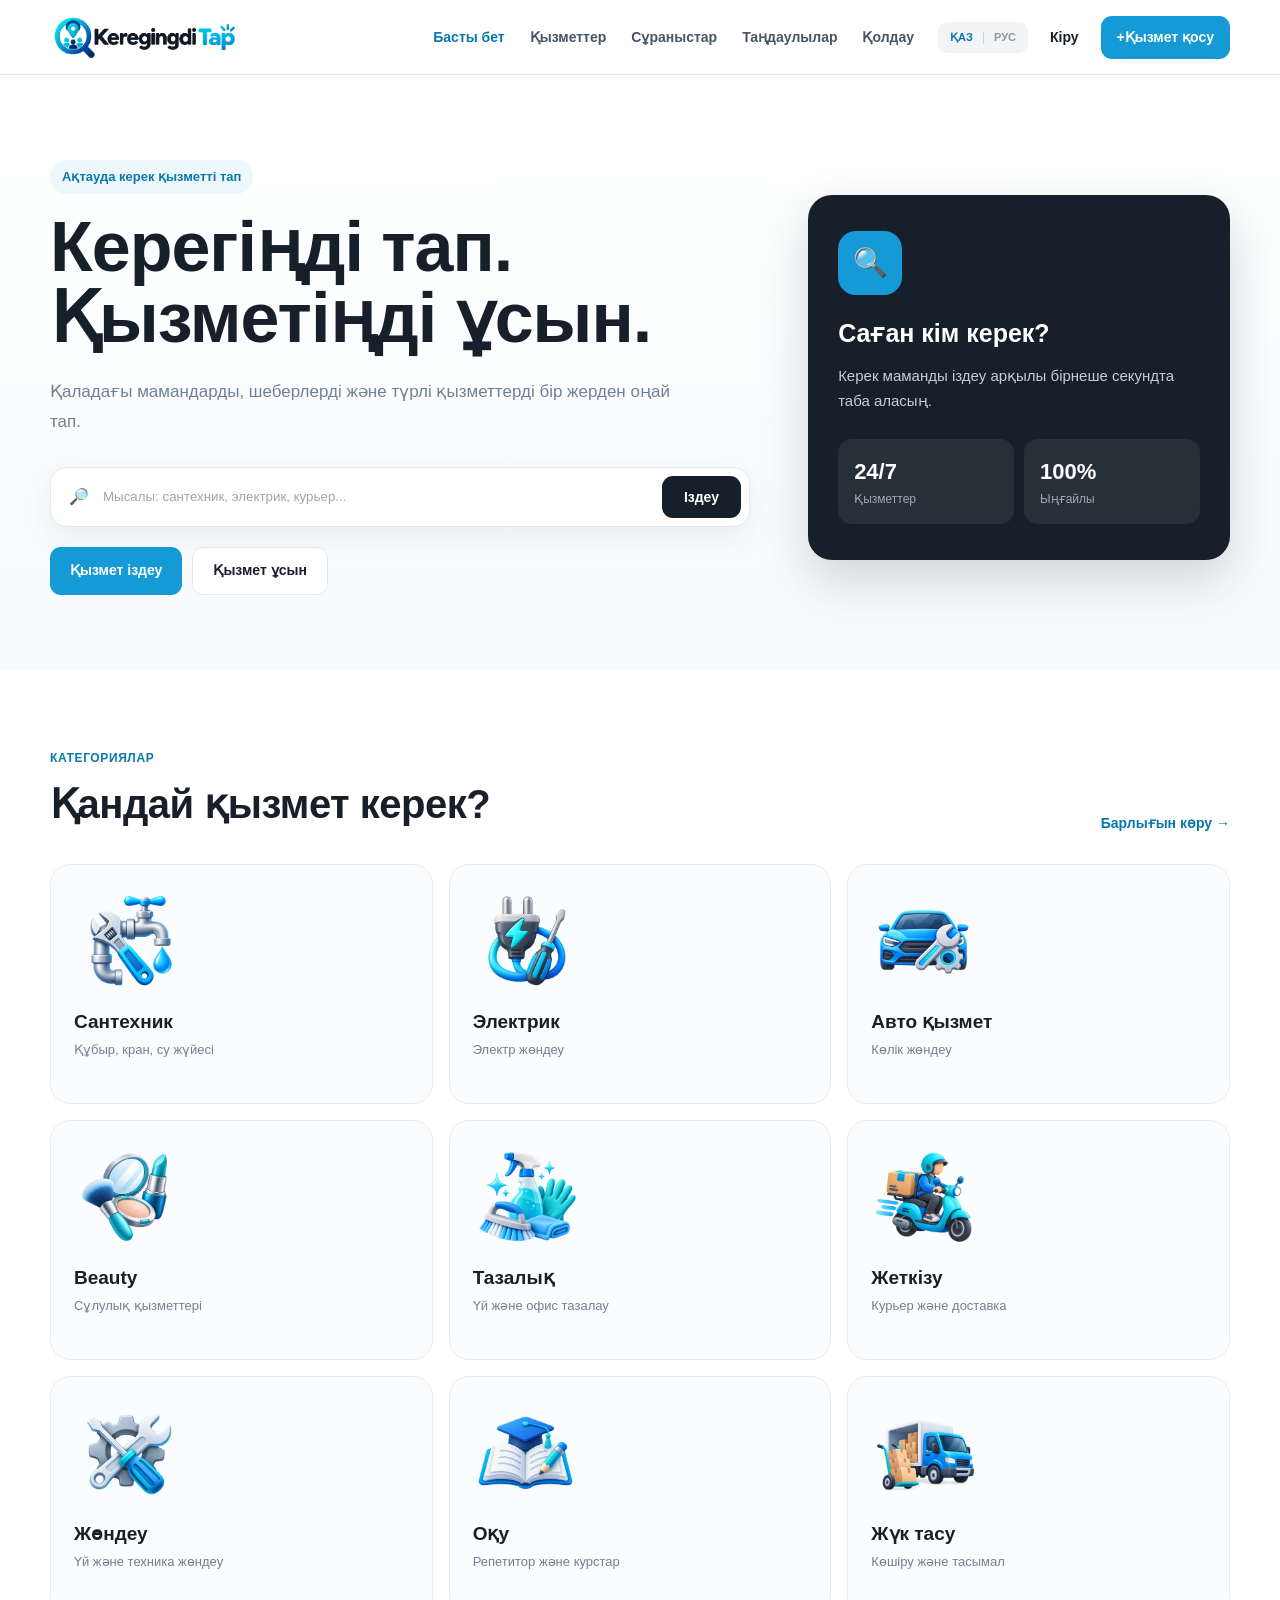
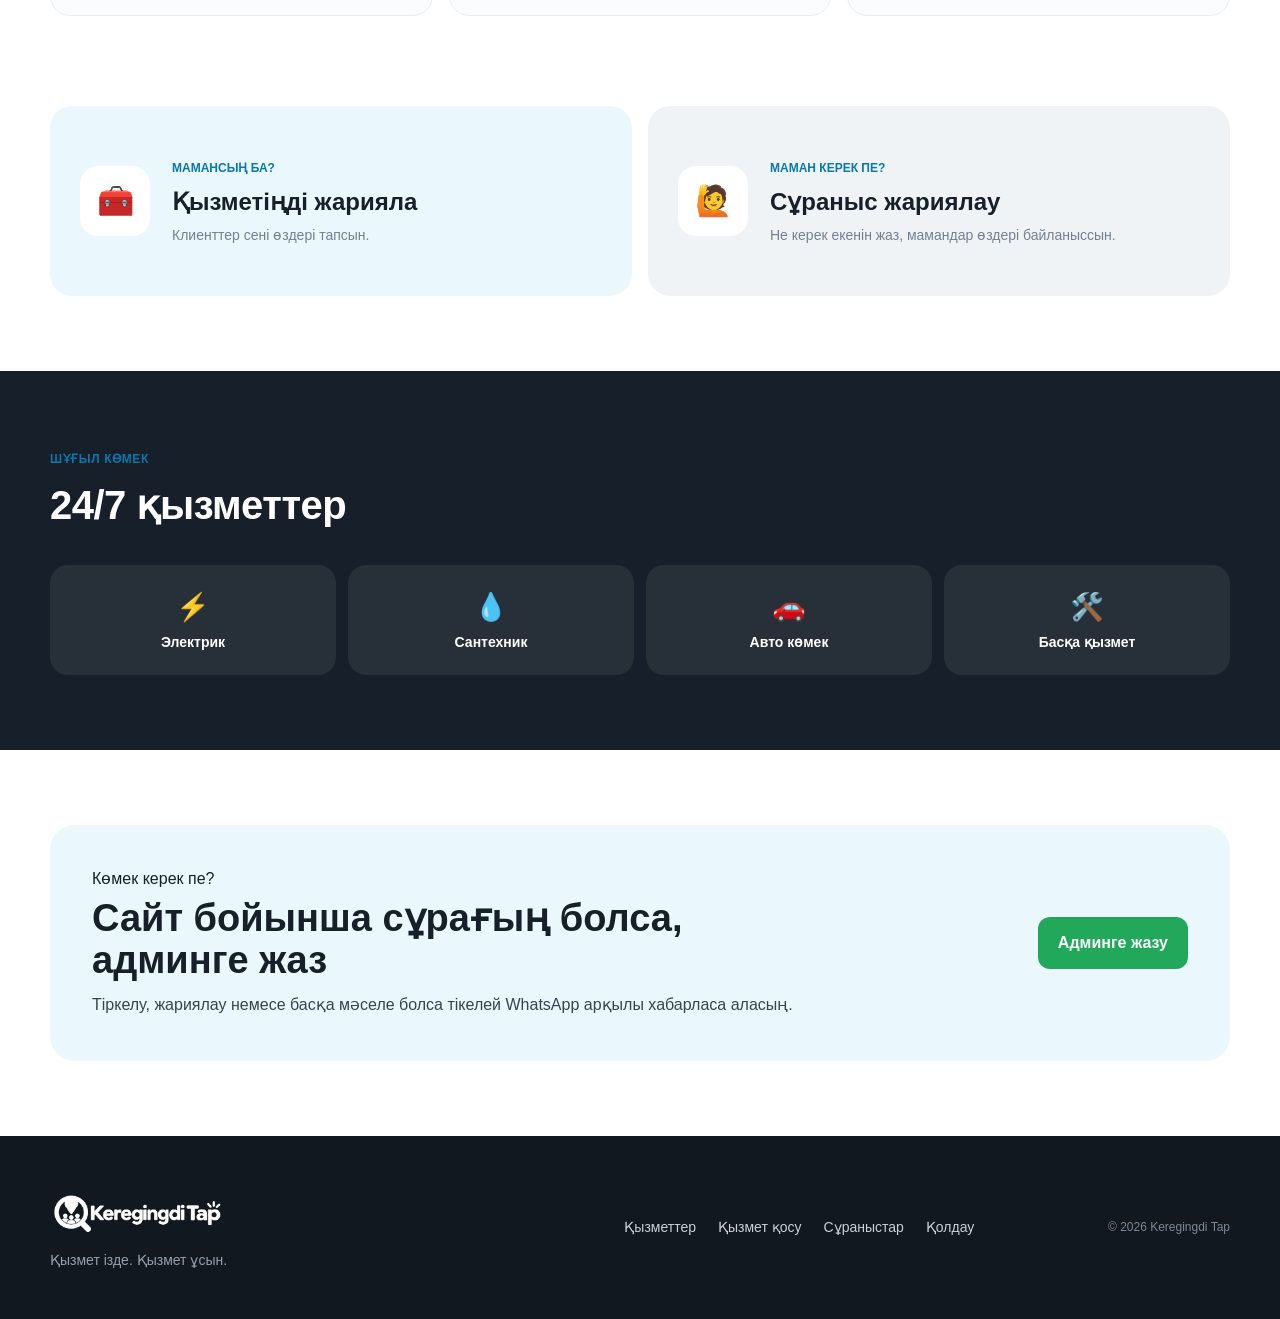
<file: index.html>
<!DOCTYPE html>
<html lang="kk">
<head>
  <meta charset="UTF-8">
  <meta name="viewport" content="width=device-width, initial-scale=1.0">

  <title>Keregingdi Tap</title>

 <link rel="stylesheet" href="style.css?v=3">
</head>

<body>

  <header class="header">
    <div class="container header-inner">

      <a href="index.html" class="logo">
        <img src="images/logo-main.png" alt="Keregingdi Tap">
      </a>

      <nav class="desktop-nav">
        <a href="index.html" class="active" data-i18n="home">
          Басты бет
        </a>

        <a href="services.html" data-i18n="services">
          Қызметтер
        </a>

        <a href="requests.html" data-i18n="requests">
          Сұраныстар
        </a>

        <a href="favorites.html" data-i18n="favorites">
          Таңдаулылар
        </a>

        <a href="support.html" data-i18n="support">
          Қолдау
        </a>
      </nav>

      <div class="header-actions">

        <div class="language-switcher">
          <button class="lang-btn active" data-lang="kk">
            ҚАЗ
          </button>

          <span>|</span>

          <button class="lang-btn" data-lang="ru">
            РУС
          </button>
        </div>

        <a
          href="login.html"
          class="login-btn"
          data-i18n="login"
        >
          Кіру
        </a>

        <a href="add-service.html" class="add-btn">
          + <span data-i18n="addService">Қызмет қосу</span>
        </a>

      </div>

      <button class="menu-btn" id="menuBtn">
        ☰
      </button>

    </div>
  </header>


  <div class="mobile-menu" id="mobileMenu">

    <div class="mobile-language-switcher">

      <div class="language-switcher">
        <button class="lang-btn active" data-lang="kk">
          ҚАЗ
        </button>

        <span>|</span>

        <button class="lang-btn" data-lang="ru">
          РУС
        </button>
      </div>

    </div>

    <a href="index.html" data-i18n="home">
      Басты бет
    </a>

    <a href="services.html" data-i18n="services">
      Қызметтер
    </a>

    <a href="requests.html" data-i18n="requests">
      Сұраныстар
    </a>

    <a href="favorites.html" data-i18n="favorites">
      Таңдаулылар
    </a>

    <a href="profile.html" data-i18n="profile">
      Профиль
    </a>

    <a href="support.html" data-i18n="support">
      Қолдау
    </a>

  </div>


  <main>

    <section class="hero">

      <div class="container hero-content">

        <div class="hero-text">

          <span class="hero-label" data-i18n="heroLabel">
            Ақтауда керек қызметті тап
          </span>

          <h1 data-i18n="heroTitle">
            Керегіңді тап. Қызметіңді ұсын.
          </h1>

          <p data-i18n="heroText">
            Қаладағы мамандарды, шеберлерді және түрлі қызметтерді
            бір жерден оңай тап.
          </p>


          <div class="search-box">

            <span class="search-icon">
              🔎
            </span>

            <input
              type="text"
              id="mainSearch"
              data-i18n-placeholder="searchPlaceholder"
              placeholder="Мысалы: сантехник, электрик, курьер..."
            >

            <button
              onclick="searchService()"
              data-i18n="search"
            >
              Іздеу
            </button>

          </div>


          <div class="hero-buttons">

            <a
              href="services.html"
              class="primary-btn"
              data-i18n="findService"
            >
              Қызмет іздеу
            </a>

            <a
              href="add-service.html"
              class="secondary-btn"
              data-i18n="offerService"
            >
              Қызмет ұсыну
            </a>

          </div>

        </div>


        <div class="hero-card">

          <div class="hero-card-icon">
            🔍
          </div>

          <h3 data-i18n="whoNeeded">
            Саған кім керек?
          </h3>

          <p data-i18n="whoNeededText">
            Керек маманды іздеу арқылы бірнеше секундта таба аласың.
          </p>

          <div class="hero-stat">

            <div>
              <strong>24/7</strong>
              <span data-i18n="servicesWord">
                Қызметтер
              </span>
            </div>

            <div>
              <strong>100%</strong>
              <span data-i18n="comfortable">
                Ыңғайлы
              </span>
            </div>

          </div>

        </div>

      </div>

    </section>


    <section class="categories section">

      <div class="container">

        <div class="section-title">

          <div>
            <span data-i18n="categories">
              Категориялар
            </span>

            <h2 data-i18n="whatService">
              Қандай қызмет керек?
            </h2>
          </div>

          <a href="services.html" data-i18n="viewAll">
            Барлығын көру →
          </a>

        </div>


        <div class="category-grid">

          <a
            href="services.html?category=plumber"
            class="category-card"
          >
            <img
              src="images/cat-plumber.png"
              alt="Сантехник"
            >

            <h3 data-i18n="plumber">
              Сантехник
            </h3>

            <p data-i18n="plumberDesc">
              Құбыр, кран, су жүйесі
            </p>
          </a>


          <a
            href="services.html?category=electrician"
            class="category-card"
          >
            <img
              src="images/cat-electrician.png"
              alt="Электрик"
            >

            <h3 data-i18n="electrician">
              Электрик
            </h3>

            <p data-i18n="electricianDesc">
              Электр жөндеу
            </p>
          </a>


          <a
            href="services.html?category=auto"
            class="category-card"
          >
            <img
              src="images/cat-auto.png"
              alt="Авто қызмет"
            >

            <h3 data-i18n="auto">
              Авто қызмет
            </h3>

            <p data-i18n="autoDesc">
              Көлік жөндеу
            </p>
          </a>


          <a
            href="services.html?category=beauty"
            class="category-card"
          >
            <img
              src="images/cat-beauty.png"
              alt="Beauty"
            >

            <h3 data-i18n="beauty">
              Beauty
            </h3>

            <p data-i18n="beautyDesc">
              Сұлулық қызметтері
            </p>
          </a>


          <a
            href="services.html?category=cleaning"
            class="category-card"
          >
            <img
              src="images/cat-cleaning.png"
              alt="Тазалық"
            >

            <h3 data-i18n="cleaning">
              Тазалық
            </h3>

            <p data-i18n="cleaningDesc">
              Үй және офис тазалау
            </p>
          </a>


          <a
            href="services.html?category=delivery"
            class="category-card"
          >
            <img
              src="images/cat-delivery.png"
              alt="Жеткізу"
            >

            <h3 data-i18n="delivery">
              Жеткізу
            </h3>

            <p data-i18n="deliveryDesc">
              Курьер және доставка
            </p>
          </a>


          <a
            href="services.html?category=repair"
            class="category-card"
          >
            <img
              src="images/cat-repair.png"
              alt="Жөндеу"
            >

            <h3 data-i18n="repair">
              Жөндеу
            </h3>

            <p data-i18n="repairDesc">
              Үй және техника жөндеу
            </p>
          </a>


          <a
            href="services.html?category=education"
            class="category-card"
          >
            <img
              src="images/cat-education.png"
              alt="Оқу"
            >

            <h3 data-i18n="education">
              Оқу
            </h3>

            <p data-i18n="educationDesc">
              Репетитор және курстар
            </p>
          </a>


          <a
            href="services.html?category=moving"
            class="category-card"
          >
            <img
              src="images/cat-moving.png"
              alt="Жүк тасу"
            >

            <h3 data-i18n="moving">
              Жүк тасу
            </h3>

            <p data-i18n="movingDesc">
              Көшіру және тасымал
            </p>
          </a>

        </div>

      </div>

    </section>


    <section class="action-section">

      <div class="container">

        <div class="action-grid">

          <a
            href="add-service.html"
            class="action-card service-offer"
          >

            <div class="action-icon">
              🧰
            </div>

            <div>

              <span data-i18n="areYouSpecialist">
                Мамансың ба?
              </span>

              <h3 data-i18n="publishService">
                Қызметіңді жарияла
              </h3>

              <p data-i18n="publishServiceText">
                Клиенттер сені өздері тапсын.
              </p>

            </div>

          </a>


          <a
            href="requests.html"
            class="action-card service-request"
          >

            <div class="action-icon">
              🙋
            </div>

            <div>

              <span data-i18n="needSpecialist">
                Маман керек пе?
              </span>

              <h3 data-i18n="publishRequest">
                Сұраныс жарияла
              </h3>

              <p data-i18n="publishRequestText">
                Не керек екенін жаз, мамандар өздері байланыссын.
              </p>

            </div>

          </a>

        </div>

      </div>

    </section>


    <section class="urgent-section section">

      <div class="container">

        <div class="section-title">

          <div>

            <span data-i18n="urgentHelp">
              Шұғыл көмек
            </span>

            <h2 data-i18n="services247">
              24/7 қызметтер
            </h2>

          </div>

        </div>


        <div class="urgent-grid">

          <a href="services.html?category=electrician">
            ⚡
            <span data-i18n="electrician">
              Электрик
            </span>
          </a>

          <a href="services.html?category=plumber">
            💧
            <span data-i18n="plumber">
              Сантехник
            </span>
          </a>

          <a href="services.html?category=auto">
            🚗
            <span data-i18n="autoHelp">
              Авто көмек
            </span>
          </a>

          <a href="services.html">
            🛠️
            <span data-i18n="otherService">
              Басқа қызмет
            </span>
          </a>

        </div>

      </div>

    </section>


    <section class="support-section">

      <div class="container support-box">

        <div>

          <span data-i18n="needHelp">
            Көмек керек пе?
          </span>

          <h2 data-i18n="adminQuestion">
            Сайт бойынша сұрағың болса, админге жаз
          </h2>

          <p data-i18n="adminQuestionText">
            Тіркелу, жариялау немесе басқа мәселе болса тікелей
            WhatsApp арқылы хабарласа аласың.
          </p>

        </div>

        <a
          href="support.html"
          class="support-btn"
          data-i18n="writeAdmin"
        >
          Админге жазу
        </a>

      </div>

    </section>

  </main>


  <footer class="footer">

    <div class="container footer-inner">

      <div class="footer-brand">

        <img
          src="images/logo-main.png"
          alt="Keregingdi Tap"
        >

        <p data-i18n="slogan">
          Қызмет ізде. Қызмет ұсын.
        </p>

      </div>


      <div class="footer-links">

        <a
          href="services.html"
          data-i18n="services"
        >
          Қызметтер
        </a>

        <a
          href="add-service.html"
          data-i18n="addService"
        >
          Қызмет қосу
        </a>

        <a
          href="requests.html"
          data-i18n="requests"
        >
          Сұраныстар
        </a>

        <a
          href="support.html"
          data-i18n="support"
        >
          Қолдау
        </a>

      </div>


      <p class="copyright">
        © 2026 Keregingdi Tap
      </p>

    </div>

  </footer>


<script src="script.js?v=3"></script>
<script src="admin-requests.js?v=1"></script>
  <script src="admin-users.js?v=1"></script>
</body>
</html>
</file>
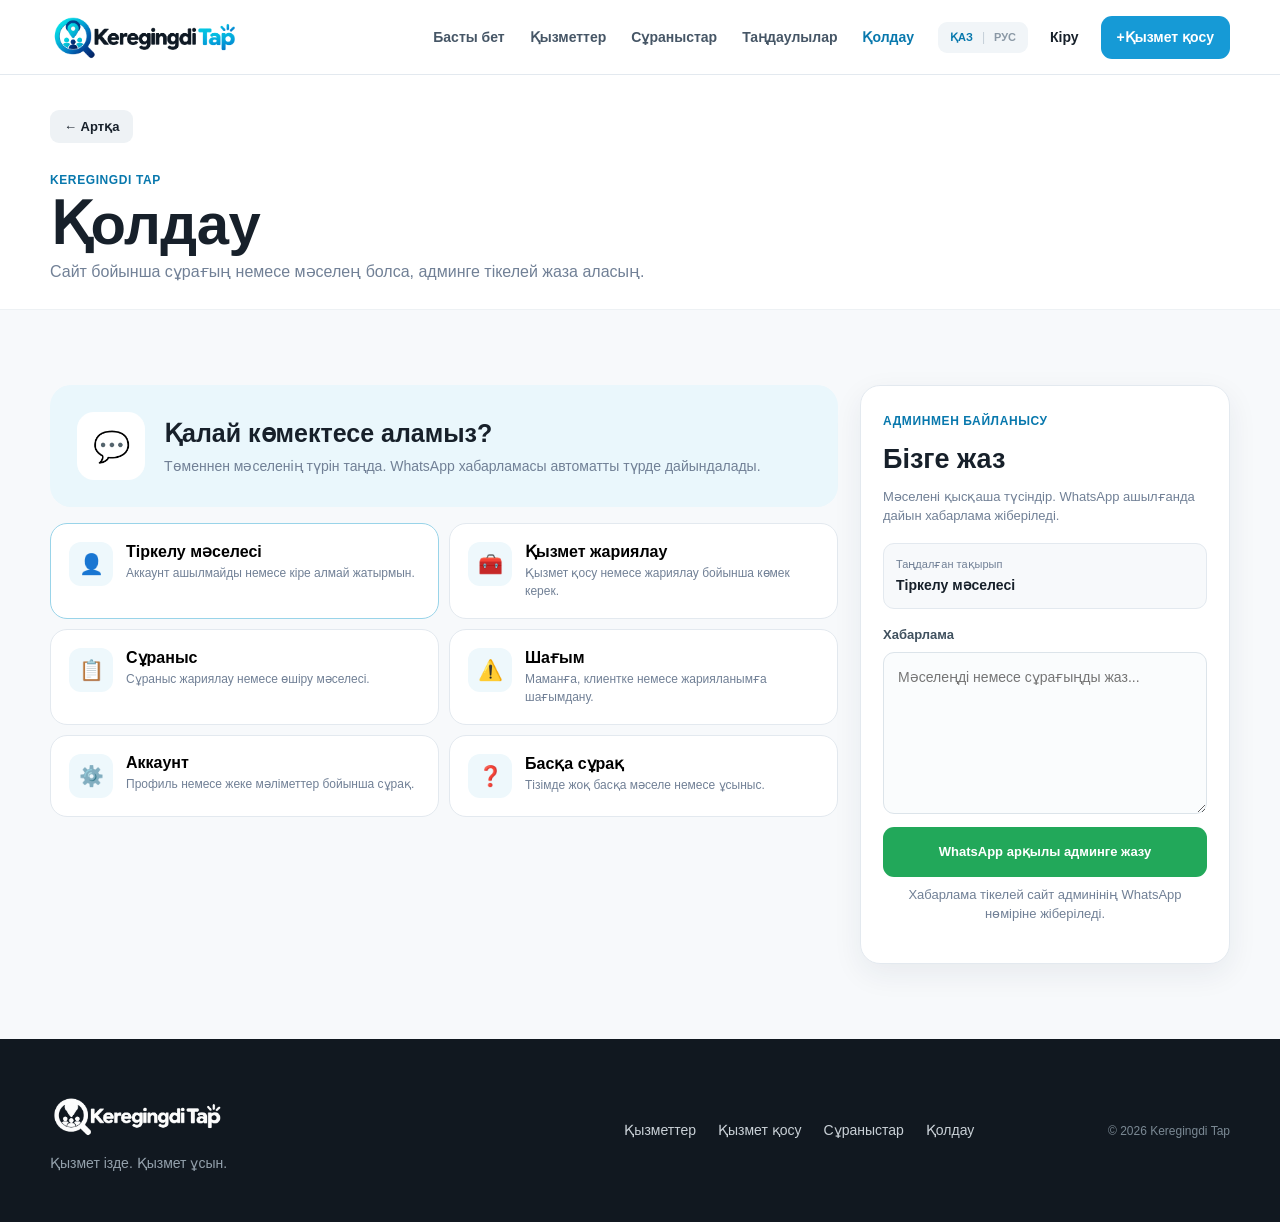
<file: support.html>
<!DOCTYPE html>
<html lang="kk">
<head>
  <meta charset="UTF-8">
  <meta name="viewport" content="width=device-width, initial-scale=1.0">

  <title>Қолдау — Keregingdi Tap</title>

  <link rel="stylesheet" href="style.css">
</head>

<body>

  <header class="header">
    <div class="container header-inner">

      <a href="index.html" class="logo">
        <img src="images/logo-main.png" alt="Keregingdi Tap">
      </a>

      <nav class="desktop-nav">
        <a href="index.html" data-i18n="home">Басты бет</a>
        <a href="services.html" data-i18n="services">Қызметтер</a>
        <a href="requests.html" data-i18n="requests">Сұраныстар</a>
        <a href="favorites.html" data-i18n="favorites">Таңдаулылар</a>
        <a href="support.html" class="active" data-i18n="support">Қолдау</a>
      </nav>

      <div class="header-actions">

        <div class="language-switcher">
          <button class="lang-btn active" data-lang="kk">ҚАЗ</button>
          <span>|</span>
          <button class="lang-btn" data-lang="ru">РУС</button>
        </div>

        <a href="login.html" class="login-btn" data-i18n="login">
          Кіру
        </a>

        <a href="add-service.html" class="add-btn">
          + <span data-i18n="addService">Қызмет қосу</span>
        </a>

      </div>

      <button class="menu-btn" id="menuBtn">
        ☰
      </button>

    </div>
  </header>


  <div class="mobile-menu" id="mobileMenu">

    <div class="mobile-language-switcher">
      <div class="language-switcher">
        <button class="lang-btn active" data-lang="kk">ҚАЗ</button>
        <span>|</span>
        <button class="lang-btn" data-lang="ru">РУС</button>
      </div>
    </div>

    <a href="index.html" data-i18n="home">Басты бет</a>
    <a href="services.html" data-i18n="services">Қызметтер</a>
    <a href="requests.html" data-i18n="requests">Сұраныстар</a>
    <a href="favorites.html" data-i18n="favorites">Таңдаулылар</a>
    <a href="profile.html" data-i18n="profile">Профиль</a>
    <a href="support.html" data-i18n="support">Қолдау</a>

  </div>


  <main class="support-page">

    <section class="page-top">
      <div class="container">

        <button
          class="back-btn"
          onclick="goBack()"
          data-i18n="back"
        >
          ← Артқа
        </button>

        <div class="page-heading">

          <div>

            <span class="page-label">
              Keregingdi Tap
            </span>

            <h1 data-i18n="support">
              Қолдау
            </h1>

            <p data-i18n="supportPageText">
              Сайт бойынша сұрағың немесе мәселең болса, админге тікелей жаза аласың.
            </p>

          </div>

        </div>

      </div>
    </section>


    <section class="section">

      <div class="container support-layout">

        <div>

          <div class="support-intro-card">

            <div class="support-big-icon">
              💬
            </div>

            <div>

              <h2 data-i18n="howCanWeHelp">
                Қалай көмектесе аламыз?
              </h2>

              <p data-i18n="chooseProblemText">
                Төменнен мәселенің түрін таңда. WhatsApp хабарламасы автоматты түрде дайындалады.
              </p>

            </div>

          </div>


          <div class="support-options">

            <button
              type="button"
              class="support-option active"
              data-topic="Тіркелу мәселесі"
              data-topic-kk="Тіркелу мәселесі"
              data-topic-ru="Проблема с регистрацией"
            >

              <span>
                👤
              </span>

              <div>

                <h3 data-i18n="registrationProblem">
                  Тіркелу мәселесі
                </h3>

                <p data-i18n="registrationProblemText">
                  Аккаунт ашылмайды немесе кіре алмай жатырмын.
                </p>

              </div>

            </button>


            <button
              type="button"
              class="support-option"
              data-topic="Қызмет жариялау"
              data-topic-kk="Қызмет жариялау"
              data-topic-ru="Публикация услуги"
            >

              <span>
                🧰
              </span>

              <div>

                <h3 data-i18n="servicePublishing">
                  Қызмет жариялау
                </h3>

                <p data-i18n="servicePublishingText">
                  Қызмет қосу немесе жариялау бойынша көмек керек.
                </p>

              </div>

            </button>


            <button
              type="button"
              class="support-option"
              data-topic="Сұраныс"
              data-topic-kk="Сұраныс"
              data-topic-ru="Заявка"
            >

              <span>
                📋
              </span>

              <div>

                <h3 data-i18n="requestProblem">
                  Сұраныс
                </h3>

                <p data-i18n="requestProblemText">
                  Сұраныс жариялау немесе өшіру мәселесі.
                </p>

              </div>

            </button>


            <button
              type="button"
              class="support-option"
              data-topic="Шағым"
              data-topic-kk="Шағым"
              data-topic-ru="Жалоба"
            >

              <span>
                ⚠️
              </span>

              <div>

                <h3 data-i18n="complaint">
                  Шағым
                </h3>

                <p data-i18n="complaintText">
                  Маманға, клиентке немесе жарияланымға шағымдану.
                </p>

              </div>

            </button>


            <button
              type="button"
              class="support-option"
              data-topic="Аккаунт"
              data-topic-kk="Аккаунт"
              data-topic-ru="Аккаунт"
            >

              <span>
                ⚙️
              </span>

              <div>

                <h3 data-i18n="accountProblem">
                  Аккаунт
                </h3>

                <p data-i18n="accountProblemText">
                  Профиль немесе жеке мәліметтер бойынша сұрақ.
                </p>

              </div>

            </button>


            <button
              type="button"
              class="support-option"
              data-topic="Басқа сұрақ"
              data-topic-kk="Басқа сұрақ"
              data-topic-ru="Другой вопрос"
            >

              <span>
                ❓
              </span>

              <div>

                <h3 data-i18n="otherQuestion">
                  Басқа сұрақ
                </h3>

                <p data-i18n="otherQuestionText">
                  Тізімде жоқ басқа мәселе немесе ұсыныс.
                </p>

              </div>

            </button>

          </div>

        </div>


        <aside class="support-contact-card">

          <span class="page-label" data-i18n="contactAdmin">
            Админмен байланысу
          </span>

          <h2 data-i18n="writeUs">
            Бізге жаз
          </h2>

          <p data-i18n="supportContactText">
            Мәселені қысқаша түсіндір. WhatsApp ашылғанда дайын хабарлама жіберіледі.
          </p>


          <div class="support-selected">

            <span data-i18n="selectedTopic">
              Таңдалған тақырып
            </span>

            <strong id="selectedSupportTopic">
              Тіркелу мәселесі
            </strong>

          </div>


          <div class="form-group">

            <label
              for="supportMessage"
              data-i18n="yourMessage"
            >
              Хабарлама
            </label>

            <textarea
              id="supportMessage"
              rows="6"
              data-i18n-placeholder="supportMessagePlaceholder"
              placeholder="Мәселеңді немесе сұрағыңды жаз..."
            ></textarea>

          </div>


          <button
            type="button"
            class="support-whatsapp-main"
            id="supportWhatsAppBtn"
            data-i18n="writeAdminWhatsApp"
          >
            WhatsApp арқылы админге жазу
          </button>


          <p
            class="support-small-text"
            data-i18n="supportReplyText"
          >
            Хабарлама тікелей сайт админінің WhatsApp нөміріне жіберіледі.
          </p>

        </aside>

      </div>

    </section>

  </main>


  <footer class="footer">

    <div class="container footer-inner">

      <div class="footer-brand">

        <img
          src="images/logo-main.png"
          alt="Keregingdi Tap"
        >

        <p data-i18n="slogan">
          Қызмет ізде. Қызмет ұсын.
        </p>

      </div>


      <div class="footer-links">

        <a href="services.html" data-i18n="services">
          Қызметтер
        </a>

        <a href="add-service.html" data-i18n="addService">
          Қызмет қосу
        </a>

        <a href="requests.html" data-i18n="requests">
          Сұраныстар
        </a>

        <a href="support.html" data-i18n="support">
          Қолдау
        </a>

      </div>


      <p class="copyright">
        © 2026 Keregingdi Tap
      </p>

    </div>

  </footer>


  <script src="script.js"></script>

</body>
</html>
</file>
<file: style.css>
* {
  margin: 0;
  padding: 0;
  box-sizing: border-box;
}

:root {
  --primary: #169ad6;
  --primary-dark: #0878ad;
  --secondary: #39c5dc;

  --dark: #17202a;
  --text: #344454;
  --muted: #718096;

  --white: #ffffff;
  --light: #f7f9fb;
  --light-blue: #eef8fc;

  --border: #e3e9ef;

  --green: #22a85a;
  --red: #d64545;
  --yellow: #d99718;

  --shadow:
    0 10px 30px rgba(25, 45, 65, 0.07);
}


/* =========================
   GENERAL
========================= */

html {
  scroll-behavior: smooth;
}

body {
  font-family: Arial, Helvetica, sans-serif;
  background: var(--white);
  color: var(--dark);
  line-height: 1.5;
  font-size: 16px;
}

button,
input,
select,
textarea {
  font-family: Arial, Helvetica, sans-serif;
}

button {
  cursor: pointer;
}

a {
  text-decoration: none;
  color: inherit;
}

img {
  display: block;
  max-width: 100%;
}

.container {
  width: min(1180px, calc(100% - 40px));
  margin: 0 auto;
}

.section {
  padding: 75px 0;
}


/* =========================
   HEADER
========================= */

.header {
  position: sticky;
  top: 0;
  z-index: 1000;

  background: rgba(255, 255, 255, 0.96);
  border-bottom: 1px solid var(--border);

  backdrop-filter: blur(12px);
}

.header-inner {
  min-height: 74px;

  display: flex;
  align-items: center;

  gap: 24px;
}

.logo {
  flex-shrink: 0;
}

.logo img {
  width: 190px;
  height: auto;
}


/* NAVIGATION */

.desktop-nav {
  margin-left: auto;

  display: flex;
  align-items: center;

  gap: 25px;
}

.desktop-nav a {
  color: #465666;
  font-size: 14px;
  font-weight: 600;

  transition: 0.2s;
}

.desktop-nav a:hover,
.desktop-nav a.active {
  color: var(--primary-dark);
}


/* HEADER ACTIONS */

.header-actions {
  display: flex;
  align-items: center;
  gap: 8px;
}

.login-btn {
  padding: 10px 14px;

  border-radius: 10px;

  font-size: 14px;
  font-weight: 600;
}

.login-btn:hover {
  background: var(--light);
}

.add-btn {
  display: inline-flex;
  align-items: center;
  justify-content: center;

  padding: 11px 16px;

  border-radius: 11px;

  background: var(--primary);
  color: white;

  font-size: 14px;
  font-weight: 700;

  transition: 0.2s;
}

.add-btn:hover {
  background: var(--primary-dark);
}


/* =========================
   LANGUAGE
========================= */

.language-switcher {
  display: flex;
  align-items: center;

  gap: 4px;

  background: #f1f5f8;

  padding: 5px 7px;

  border-radius: 9px;
}

.language-switcher span {
  color: #c4ced7;
  font-size: 12px;
}

.lang-btn {
  border: 0;
  background: transparent;

  padding: 4px 5px;

  color: #8a98a5;

  font-size: 11px;
  font-weight: 700;
}

.lang-btn.active {
  color: var(--primary-dark);
}


/* MOBILE MENU BUTTON */

.menu-btn {
  display: none;

  width: 42px;
  height: 42px;

  border: 0;
  border-radius: 10px;

  background: #f1f5f8;

  font-size: 21px;
}


/* MOBILE MENU */

.mobile-menu {
  display: none;

  position: fixed;

  top: 74px;
  left: 0;
  right: 0;

  z-index: 999;

  padding: 15px 20px 22px;

  background: white;

  border-bottom: 1px solid var(--border);

  box-shadow: var(--shadow);
}

.mobile-menu.open {
  display: flex;
  flex-direction: column;
}

.mobile-menu a {
  padding: 13px 4px;

  border-bottom: 1px solid #eef2f5;

  font-size: 16px;
  font-weight: 600;
}

.mobile-menu a:last-child {
  border-bottom: 0;
}

.mobile-language-switcher {
  padding: 4px 0 12px;
}


/* =========================
   HERO
========================= */

.hero {
  padding: 85px 0 75px;

  background:
    linear-gradient(
      180deg,
      #ffffff 0%,
      #f6fbfd 100%
    );
}

.hero-content {
  display: grid;

  grid-template-columns:
    minmax(0, 1.25fr)
    minmax(310px, 0.75fr);

  align-items: center;

  gap: 55px;
}

.hero-label {
  display: inline-block;

  margin-bottom: 18px;

  padding: 7px 12px;

  border-radius: 20px;

  background: var(--light-blue);

  color: var(--primary-dark);

  font-size: 13px;
  font-weight: 700;
}

.hero h1 {
  max-width: 760px;

  font-size: clamp(44px, 6vw, 70px);
  font-weight: 700;

  line-height: 1.02;

  letter-spacing: -1px;

  margin-bottom: 23px;
}

.hero-text > p {
  max-width: 640px;

  color: var(--muted);

  font-size: 17px;

  line-height: 1.75;
}


/* SEARCH */

.search-box {
  max-width: 700px;

  margin-top: 30px;

  padding: 8px;

  display: flex;
  align-items: center;

  gap: 10px;

  background: white;

  border: 1px solid var(--border);
  border-radius: 16px;

  box-shadow: var(--shadow);
}

.search-icon {
  margin-left: 10px;
}

.search-box input {
  flex: 1;
  min-width: 0;

  padding: 13px 4px;

  border: 0;
  outline: 0;

  background: transparent;

  color: var(--dark);
}

.search-box input::placeholder {
  color: #9aa6b2;
}

.search-box button {
  border: 0;

  padding: 13px 22px;

  border-radius: 11px;

  background: var(--dark);
  color: white;

  font-size: 14px;
  font-weight: 700;
}

.search-box button:hover {
  background: var(--primary-dark);
}


/* HERO BUTTONS */

.hero-buttons {
  display: flex;
  flex-wrap: wrap;

  gap: 10px;

  margin-top: 20px;
}

.primary-btn,
.secondary-btn {
  min-height: 48px;

  display: inline-flex;
  align-items: center;
  justify-content: center;

  padding: 0 20px;

  border-radius: 11px;

  font-size: 14px;
  font-weight: 700;
}

.primary-btn {
  background: var(--primary);
  color: white;
}

.primary-btn:hover {
  background: var(--primary-dark);
}

.secondary-btn {
  background: white;

  border: 1px solid var(--border);
}

.secondary-btn:hover {
  background: var(--light);
}


/* HERO CARD */

.hero-card {
  padding: 36px 30px;

  border-radius: 24px;

  background: #17202a;

  color: white;

  box-shadow:
    0 20px 50px rgba(23, 32, 42, 0.18);
}

.hero-card-icon {
  width: 64px;
  height: 64px;

  display: grid;
  place-items: center;

  margin-bottom: 20px;

  border-radius: 18px;

  background: var(--primary);

  font-size: 28px;
}

.hero-card h3 {
  margin-bottom: 10px;

  font-size: 25px;
}

.hero-card p {
  color: #c5ced6;

  font-size: 15px;

  line-height: 1.7;
}

.hero-stat {
  display: grid;
  grid-template-columns: repeat(2, 1fr);

  gap: 10px;

  margin-top: 25px;
}

.hero-stat div {
  padding: 16px;

  border-radius: 14px;

  background: rgba(255, 255, 255, 0.07);
}

.hero-stat strong,
.hero-stat span {
  display: block;
}

.hero-stat strong {
  font-size: 22px;
}

.hero-stat span {
  margin-top: 2px;

  color: #9daab5;

  font-size: 12px;
}


/* =========================
   SECTION TITLE
========================= */

.section-title {
  margin-bottom: 30px;

  display: flex;
  align-items: flex-end;
  justify-content: space-between;

  gap: 20px;
}

.section-title span,
.page-label {
  color: var(--primary-dark);

  font-size: 12px;
  font-weight: 700;

  text-transform: uppercase;

  letter-spacing: 0.6px;
}

.section-title h2 {
  margin-top: 5px;

  font-size: clamp(28px, 4vw, 40px);

  font-weight: 700;

  letter-spacing: -0.5px;
}

.section-title > a {
  color: var(--primary-dark);

  font-size: 14px;
  font-weight: 700;
}


/* =========================
   CATEGORY
========================= */

.category-grid {
  display: grid;

  grid-template-columns: repeat(3, 1fr);

  gap: 16px;
}

.category-card {
  min-height: 240px;

  padding: 23px;

  border: 1px solid #e7edf2;
  border-radius: 20px;

  background: #fafcfd;

  transition: 0.2s;
}

.category-card:hover {
  transform: translateY(-3px);

  background: white;

  box-shadow: var(--shadow);
}

.category-card img {
  width: 105px;
  height: 105px;

  object-fit: contain;

  margin-bottom: 15px;
}

.category-card h3 {
  margin-bottom: 4px;

  font-size: 19px;
}

.category-card p {
  color: var(--muted);

  font-size: 13px;
}


/* =========================
   ACTION CARDS
========================= */

.action-section {
  padding: 15px 0 75px;
}

.action-grid {
  display: grid;
  grid-template-columns: repeat(2, 1fr);

  gap: 16px;
}

.action-card {
  min-height: 190px;

  display: flex;
  align-items: center;

  gap: 22px;

  padding: 30px;

  border-radius: 22px;

  transition: 0.2s;
}

.action-card:hover {
  transform: translateY(-3px);
}

.service-offer {
  background: #eaf7fc;
}

.service-request {
  background: #f0f3f6;
}

.action-icon {
  width: 70px;
  height: 70px;
  min-width: 70px;

  display: grid;
  place-items: center;

  border-radius: 18px;

  background: white;

  font-size: 30px;
}

.action-card span {
  color: var(--primary-dark);

  font-size: 12px;
  font-weight: 700;

  text-transform: uppercase;
}

.action-card h3 {
  margin: 5px 0;

  font-size: 24px;
}

.action-card p {
  color: var(--muted);

  font-size: 14px;
}


/* =========================
   URGENT
========================= */

.urgent-section {
  background: #17202a;
  color: white;
}

.urgent-section h2 {
  color: white;
}

.urgent-grid {
  display: grid;
  grid-template-columns: repeat(4, 1fr);

  gap: 12px;
}

.urgent-grid a {
  min-height: 110px;

  display: flex;
  flex-direction: column;
  align-items: center;
  justify-content: center;

  gap: 5px;

  border-radius: 18px;

  background: rgba(255, 255, 255, 0.07);

  font-size: 27px;

  transition: 0.2s;
}

.urgent-grid a:hover {
  background: rgba(22, 154, 214, 0.18);
}

.urgent-grid span {
  font-size: 14px;
  font-weight: 600;
}


/* =========================
   SUPPORT HOMEPAGE
========================= */

.support-section {
  padding: 75px 0;
}

.support-box {
  padding: 42px;

  display: flex;
  align-items: center;
  justify-content: space-between;

  gap: 35px;

  border-radius: 25px;

  background: #eaf7fc;
}

.support-box > div {
  max-width: 750px;
}

.support-box h2 {
  margin: 7px 0 10px;

  font-size: clamp(28px, 4vw, 38px);

  line-height: 1.1;
}

.support-box p {
  color: var(--text);

  line-height: 1.7;
}

.support-btn {
  flex-shrink: 0;

  padding: 14px 20px;

  border-radius: 12px;

  background: var(--green);
  color: white;

  font-weight: 700;
}


/* =========================
   FOOTER
========================= */

.footer {
  padding: 48px 0;

  background: #111820;

  color: white;
}

.footer-inner {
  display: grid;

  grid-template-columns: 1.2fr 1fr auto;

  align-items: center;

  gap: 30px;
}

.footer-brand img {
  width: 175px;

  filter: brightness(0) invert(1);
}

.footer-brand p {
  margin-top: 8px;

  color: #93a0ab;

  font-size: 14px;
}

.footer-links {
  display: flex;
  flex-wrap: wrap;

  gap: 15px 22px;
}

.footer-links a {
  color: #c9d0d6;

  font-size: 14px;
}

.copyright {
  color: #7b8994;

  font-size: 12px;
}


/* =========================
   COMMON PAGE TOP
========================= */

.page-top,
.form-page-top,
.profile-top {
  padding: 35px 0 25px;

  background: white;

  border-bottom: 1px solid #edf1f4;
}

.back-btn {
  margin-bottom: 24px;

  padding: 9px 14px;

  border: 0;
  border-radius: 9px;

  background: #eef2f5;

  color: var(--dark);

  font-size: 13px;
  font-weight: 700;
}

.back-btn:hover {
  background: #e1eef4;

  color: var(--primary-dark);
}

.page-heading {
  display: flex;
  align-items: flex-end;
  justify-content: space-between;

  gap: 25px;
}

.page-heading h1,
.form-heading h1 {
  margin: 4px 0 7px;

  font-size: clamp(38px, 5vw, 58px);

  line-height: 1;

  letter-spacing: -0.5px;
}

.page-heading p,
.form-heading p {
  color: var(--muted);

  font-size: 16px;
}


/* =========================
   SERVICES PAGE
========================= */

.services-page,
.requests-page,
.favorites-page,
.profile-page,
.form-page,
.support-page,
.detail-page {
  min-height: 100vh;

  background: var(--light);
}

.services-search {
  margin-top: 26px;

  padding: 8px;

  display: flex;
  align-items: center;

  gap: 8px;

  border: 1px solid var(--border);
  border-radius: 14px;

  background: white;
}

.services-search input {
  flex: 1;

  min-width: 0;

  padding: 13px;

  border: 0;
  outline: 0;
}

.services-search button {
  padding: 13px 22px;

  border: 0;
  border-radius: 10px;

  background: var(--dark);

  color: white;

  font-size: 14px;
  font-weight: 700;
}

.services-content {
  padding-top: 38px;
}

.filter-row {
  display: flex;

  gap: 8px;

  overflow-x: auto;

  padding-bottom: 7px;

  scrollbar-width: none;
}

.filter-row::-webkit-scrollbar {
  display: none;
}

.filter-chip {
  flex-shrink: 0;

  padding: 9px 14px;

  border: 1px solid var(--border);
  border-radius: 20px;

  background: white;

  color: var(--text);

  font-size: 13px;
  font-weight: 600;
}

.filter-chip.active {
  background: var(--dark);
  color: white;
  border-color: var(--dark);
}

.services-toolbar {
  margin: 24px 0 20px;

  display: flex;
  align-items: center;
  justify-content: space-between;

  gap: 20px;
}

.services-toolbar p {
  color: var(--muted);

  font-size: 14px;
}

.services-toolbar select {
  padding: 10px 12px;

  border: 1px solid var(--border);
  border-radius: 10px;

  background: white;
}

.service-grid {
  display: grid;
  grid-template-columns: repeat(3, 1fr);

  gap: 16px;
}

.service-card {
  overflow: hidden;

  border: 1px solid #e4ebf0;
  border-radius: 20px;

  background: white;

  transition: 0.2s;
}

.service-card:hover {
  transform: translateY(-3px);

  box-shadow: var(--shadow);
}

.service-image {
  min-height: 210px;

  position: relative;

  padding: 18px;

  display: flex;
  align-items: center;
  justify-content: center;

  background: #f4f8fa;
}

.service-image img {
  width: 145px;
  height: 145px;

  object-fit: contain;
}

.verified {
  position: absolute;

  top: 13px;
  left: 13px;

  padding: 6px 9px;

  border: 1px solid #b7dfee;
  border-radius: 18px;

  background: white;

  color: var(--primary-dark);

  font-size: 11px;
  font-weight: 700;
}

.service-card-body {
  padding: 18px;
}

.service-top-line {
  display: flex;
  align-items: center;
  justify-content: space-between;

  gap: 10px;

  margin-bottom: 8px;
}

.service-top-line span {
  padding: 4px 8px;

  border-radius: 15px;

  background: var(--light-blue);

  color: var(--primary-dark);

  font-size: 11px;
  font-weight: 700;
}

.service-top-line strong {
  font-size: 12px;

  color: #53626f;
}

.service-card h3 {
  margin-bottom: 7px;

  font-size: 19px;
}

.service-card-body > p {
  min-height: 43px;

  color: var(--muted);

  font-size: 13px;

  line-height: 1.6;
}

.service-info {
  margin: 15px 0;

  display: flex;
  flex-direction: column;

  gap: 6px;

  color: #52616e;

  font-size: 12px;
}

.service-bottom {
  padding-top: 15px;

  display: flex;
  align-items: center;
  justify-content: space-between;

  gap: 12px;

  border-top: 1px solid #edf1f4;
}

.service-bottom strong {
  font-size: 14px;
}

.service-bottom a {
  color: var(--primary-dark);

  font-size: 12px;
  font-weight: 700;
}

.empty-services {
  display: none;

  padding: 65px 20px;

  text-align: center;
}

.empty-services > div {
  font-size: 45px;
}

.empty-services h3 {
  margin: 10px 0 5px;

  font-size: 22px;
}

.empty-services p {
  color: var(--muted);
}


/* =========================
   DETAIL PAGE
========================= */

.detail-top {
  padding: 35px 0 75px;
}

.detail-layout {
  display: grid;

  grid-template-columns:
    minmax(0, 1fr)
    350px;

  gap: 25px;

  align-items: start;
}

.detail-image-box {
  min-height: 330px;

  position: relative;

  display: flex;
  align-items: center;
  justify-content: center;

  padding: 30px;

  border: 1px solid var(--border);
  border-radius: 24px;

  background: white;
}

.detail-image-box img {
  width: min(280px, 70%);

  object-fit: contain;
}

.detail-content {
  margin-top: 18px;

  padding: 30px;

  border: 1px solid var(--border);
  border-radius: 23px;

  background: white;
}

.detail-category {
  display: inline-block;

  padding: 6px 10px;

  border-radius: 18px;

  background: var(--light-blue);

  color: var(--primary-dark);

  font-size: 12px;
  font-weight: 700;
}

.detail-content h1 {
  margin: 10px 0 12px;

  font-size: clamp(32px, 4vw, 48px);

  line-height: 1.05;

  letter-spacing: -0.5px;
}

.detail-rating {
  margin-bottom: 20px;

  display: flex;

  gap: 12px;

  color: #53626f;

  font-size: 13px;
}

.detail-description {
  color: var(--muted);

  font-size: 15px;

  line-height: 1.8;
}

.detail-info-grid {
  margin-top: 25px;

  display: grid;
  grid-template-columns: repeat(2, 1fr);

  gap: 12px;
}

.detail-info-grid div {
  padding: 16px;

  border: 1px solid #e7edf2;
  border-radius: 14px;

  background: #fafcfd;
}

.detail-info-grid span,
.detail-info-grid strong {
  display: block;
}

.detail-info-grid span {
  margin-bottom: 5px;

  color: var(--muted);

  font-size: 12px;
}

.detail-info-grid strong {
  font-size: 15px;
}

.detail-section {
  margin-top: 30px;
}

.detail-section h2 {
  margin-bottom: 13px;

  font-size: 21px;
}

.detail-section p {
  color: var(--muted);

  line-height: 1.75;
}

.detail-service-list {
  display: grid;
  grid-template-columns: repeat(2, 1fr);

  gap: 8px;
}

.detail-service-list span {
  padding: 10px 12px;

  border: 1px solid #e7edf2;
  border-radius: 11px;

  background: #fafcfd;

  color: var(--text);

  font-size: 13px;
}

.detail-sidebar {
  position: sticky;
  top: 92px;

  display: flex;
  flex-direction: column;

  gap: 14px;
}

.contact-card,
.safety-card {
  padding: 22px;

  border: 1px solid var(--border);
  border-radius: 20px;

  background: white;

  box-shadow: var(--shadow);
}

.contact-label {
  color: var(--muted);

  font-size: 12px;
}

.contact-card h2 {
  margin: 5px 0 7px;

  font-size: 31px;
}

.contact-card h2 small {
  font-size: 13px;

  color: var(--muted);
}

.contact-card p {
  margin-bottom: 18px;

  color: var(--muted);

  font-size: 13px;

  line-height: 1.6;
}

.whatsapp-btn,
.call-btn,
.favorite-btn {
  width: 100%;
  min-height: 47px;

  display: flex;
  align-items: center;
  justify-content: center;

  margin-top: 8px;

  border: 0;
  border-radius: 11px;

  font-size: 13px;
  font-weight: 700;
}

.whatsapp-btn {
  background: var(--green);
  color: white;
}

.call-btn {
  background: var(--dark);
  color: white;
}

.favorite-btn {
  border: 1px solid var(--border);

  background: var(--light);

  color: var(--dark);
}

.safety-card h3 {
  margin-bottom: 7px;
}

.safety-card p {
  color: var(--muted);

  font-size: 13px;

  line-height: 1.7;
}

.safety-card a {
  display: inline-block;

  margin-top: 11px;

  color: var(--primary-dark);

  font-size: 13px;
  font-weight: 700;
}


/* =========================
   FORMS
========================= */

.form-section {
  padding: 30px 0 75px;
}

.form-layout {
  display: grid;

  grid-template-columns:
    minmax(0, 1fr)
    310px;

  gap: 22px;

  align-items: start;
}

.service-form {
  display: flex;
  flex-direction: column;

  gap: 16px;
}

.form-block {
  padding: 25px;

  border: 1px solid var(--border);
  border-radius: 20px;

  background: white;
}

.form-block-title {
  display: flex;

  gap: 13px;

  margin-bottom: 22px;
}

.form-block-title > span {
  width: 40px;
  height: 40px;
  min-width: 40px;

  display: grid;
  place-items: center;

  border-radius: 11px;

  background: var(--light-blue);

  color: var(--primary-dark);

  font-size: 12px;
  font-weight: 700;
}

.form-block-title h2 {
  margin-bottom: 3px;

  font-size: 21px;
}

.form-block-title p {
  color: var(--muted);

  font-size: 13px;
}

.form-grid {
  display: grid;
  grid-template-columns: repeat(2, 1fr);

  gap: 15px;
}

.form-group {
  display: flex;
  flex-direction: column;

  gap: 7px;
}

.form-group label {
  color: #40515f;

  font-size: 13px;
  font-weight: 700;
}

.form-group input,
.form-group select,
.form-group textarea {
  width: 100%;

  padding: 13px 14px;

  border: 1px solid #dce4ea;
  border-radius: 11px;

  outline: 0;

  background: #fafcfd;

  color: var(--dark);

  font-size: 14px;
}

.form-group input:focus,
.form-group select:focus,
.form-group textarea:focus {
  border-color: #72c6e4;

  background: white;
}

.form-group textarea {
  min-height: 150px;

  resize: vertical;

  line-height: 1.6;
}

.textarea-info {
  display: flex;
  justify-content: flex-end;

  color: var(--muted);

  font-size: 11px;
}


/* UPLOAD */

.upload-box {
  min-height: 175px;

  display: flex;
  flex-direction: column;
  align-items: center;
  justify-content: center;

  padding: 22px;

  border: 2px dashed #b7dfee;
  border-radius: 17px;

  background: #f7fcfe;

  text-align: center;
}

.upload-box input {
  display: none;
}

.upload-icon {
  width: 55px;
  height: 55px;

  display: grid;
  place-items: center;

  margin-bottom: 10px;

  border-radius: 15px;

  background: var(--light-blue);

  font-size: 24px;
}

.upload-box strong {
  font-size: 15px;
}

.upload-box span {
  margin-top: 3px;

  color: var(--muted);

  font-size: 12px;
}

.upload-preview {
  margin-top: 13px;

  display: grid;
  grid-template-columns: repeat(4, 1fr);

  gap: 8px;
}

.preview-image {
  overflow: hidden;

  aspect-ratio: 1;

  border: 1px solid var(--border);
  border-radius: 12px;
}

.preview-image img {
  width: 100%;
  height: 100%;

  object-fit: cover;
}


/* TERMS */

.checkbox-row {
  display: flex;
  align-items: flex-start;

  gap: 9px;

  color: #52616e;

  font-size: 13px;

  line-height: 1.6;
}

.checkbox-row input {
  width: 17px;
  height: 17px;

  margin-top: 3px;

  accent-color: var(--primary);
}

.submit-service-btn {
  width: 100%;
  min-height: 52px;

  margin-top: 20px;

  border: 0;
  border-radius: 12px;

  background: var(--primary);

  color: white;

  font-size: 14px;
  font-weight: 700;
}

.submit-service-btn:hover {
  background: var(--primary-dark);
}

.submit-note {
  margin-top: 9px;

  color: var(--muted);

  font-size: 11px;

  text-align: center;
}


/* FORM SIDE */

.form-side {
  position: sticky;
  top: 92px;

  display: flex;
  flex-direction: column;

  gap: 12px;
}

.form-info-card {
  padding: 20px;

  border: 1px solid var(--border);
  border-radius: 18px;

  background: white;
}

.form-side-icon {
  width: 44px;
  height: 44px;

  display: grid;
  place-items: center;

  margin-bottom: 12px;

  border-radius: 12px;

  background: var(--light-blue);

  font-size: 20px;
}

.form-info-card h3 {
  margin-bottom: 6px;

  font-size: 17px;
}

.form-info-card p {
  color: var(--muted);

  font-size: 13px;

  line-height: 1.7;
}


/* =========================
   REQUESTS
========================= */

.requests-layout {
  display: grid;

  grid-template-columns:
    minmax(0, 1fr)
    350px;

  gap: 22px;

  align-items: start;
}

.requests-toolbar {
  margin-bottom: 20px;

  display: flex;
  align-items: center;
  justify-content: space-between;

  gap: 20px;
}

.requests-toolbar h2 {
  margin-bottom: 3px;

  font-size: 25px;
}

.requests-toolbar p {
  color: var(--muted);

  font-size: 14px;
}

.requests-toolbar select {
  padding: 10px 12px;

  border: 1px solid var(--border);
  border-radius: 10px;

  background: white;
}

.request-list {
  display: flex;
  flex-direction: column;

  gap: 12px;
}

.request-card {
  padding: 21px;

  border: 1px solid var(--border);
  border-radius: 18px;

  background: white;
}

.request-card-top {
  display: flex;
  align-items: center;
  justify-content: space-between;

  gap: 12px;

  margin-bottom: 11px;
}

.request-category {
  padding: 5px 9px;

  border-radius: 15px;

  background: var(--light-blue);

  color: var(--primary-dark);

  font-size: 11px;
  font-weight: 700;
}

.request-time {
  color: var(--muted);

  font-size: 11px;
}

.request-card h3 {
  margin-bottom: 7px;

  font-size: 20px;
}

.request-card > p {
  color: var(--muted);

  font-size: 14px;

  line-height: 1.6;
}

.request-meta {
  display: flex;
  flex-wrap: wrap;

  gap: 10px;

  margin: 14px 0;

  color: #52616e;

  font-size: 12px;
}

.request-contact-btn {
  min-height: 43px;

  display: inline-flex;
  align-items: center;
  justify-content: center;

  padding: 0 15px;

  border-radius: 10px;

  background: var(--dark);
  color: white;

  font-size: 13px;
  font-weight: 700;
}

.request-form-card {
  position: sticky;
  top: 92px;

  padding: 22px;

  border: 1px solid var(--border);
  border-radius: 20px;

  background: white;

  box-shadow: var(--shadow);
}

.request-form-card h2 {
  margin: 6px 0 8px;

  font-size: 25px;

  line-height: 1.1;
}

.request-form-card > p {
  margin-bottom: 20px;

  color: var(--muted);

  font-size: 13px;

  line-height: 1.65;
}

.request-form-card form {
  display: flex;
  flex-direction: column;

  gap: 13px;
}


/* =========================
   AUTH
========================= */

.auth-page {
  min-height: calc(100vh - 74px);

  background: var(--light);
}

.auth-section {
  padding: 50px 0 75px;
}

.auth-layout {
  display: grid;

  grid-template-columns:
    minmax(0, 1fr)
    420px;

  align-items: center;

  gap: 65px;
}

.auth-info h1 {
  margin: 8px 0 17px;

  font-size: clamp(40px, 5vw, 60px);

  line-height: 1;

  letter-spacing: -0.5px;
}

.auth-info > p {
  max-width: 580px;

  color: var(--muted);

  font-size: 16px;

  line-height: 1.75;
}

.auth-benefits {
  margin-top: 25px;

  display: flex;
  flex-direction: column;

  gap: 9px;
}

.auth-benefits span {
  color: var(--text);

  font-size: 14px;
  font-weight: 600;
}

.auth-card {
  padding: 28px;

  border: 1px solid var(--border);
  border-radius: 21px;

  background: white;

  box-shadow: var(--shadow);
}

.auth-card h2 {
  margin-bottom: 5px;

  font-size: 27px;
}

.auth-card > p {
  margin-bottom: 22px;

  color: var(--muted);

  font-size: 14px;
}

.auth-card form {
  display: flex;
  flex-direction: column;

  gap: 15px;
}

.auth-bottom {
  margin-top: 19px;

  color: var(--muted);

  text-align: center;

  font-size: 13px;
}

.auth-bottom a {
  color: var(--primary-dark);

  font-weight: 700;
}


/* =========================
   PROFILE
========================= */

.profile-header {
  display: flex;
  align-items: center;
  justify-content: space-between;

  gap: 25px;
}

.profile-user {
  display: flex;
  align-items: center;

  gap: 18px;
}

.profile-avatar {
  width: 78px;
  height: 78px;
  min-width: 78px;

  display: grid;
  place-items: center;

  border-radius: 20px;

  background: var(--primary);

  color: white;

  font-size: 30px;
  font-weight: 700;
}

.profile-user h1 {
  margin: 3px 0;

  font-size: 34px;
}

.profile-user p {
  color: var(--muted);

  font-size: 14px;
}

.profile-edit-btn {
  padding: 11px 16px;

  border: 1px solid var(--border);
  border-radius: 10px;

  background: white;

  font-size: 13px;
  font-weight: 700;
}

.profile-content {
  padding: 30px 0 75px;
}

.profile-layout {
  display: grid;

  grid-template-columns:
    245px
    minmax(0, 1fr);

  gap: 22px;

  align-items: start;
}

.profile-sidebar {
  position: sticky;
  top: 92px;

  padding: 10px;

  display: flex;
  flex-direction: column;

  gap: 4px;

  border: 1px solid var(--border);
  border-radius: 18px;

  background: white;
}

.profile-tab {
  padding: 12px;

  border: 0;
  border-radius: 10px;

  background: transparent;

  color: #53626f;

  font-size: 13px;
  font-weight: 600;

  text-align: left;
}

.profile-tab:hover,
.profile-tab.active {
  background: var(--light-blue);

  color: var(--primary-dark);
}

.logout-btn {
  color: var(--red);
}

.profile-panel {
  display: none;
}

.profile-panel.active {
  display: block;
}

.profile-section-title {
  margin-bottom: 18px;

  display: flex;
  align-items: center;
  justify-content: space-between;

  gap: 20px;
}

.profile-section-title h2 {
  margin-bottom: 3px;

  font-size: 27px;
}

.profile-section-title p {
  color: var(--muted);

  font-size: 14px;
}

.my-listing {
  margin-bottom: 11px;

  padding: 16px;

  display: grid;

  grid-template-columns:
    120px
    minmax(0, 1fr)
    auto;

  gap: 16px;

  align-items: center;

  border: 1px solid var(--border);
  border-radius: 18px;

  background: white;
}

.my-listing-image {
  height: 100px;

  display: grid;
  place-items: center;

  border-radius: 14px;

  background: #f5f8fa;
}

.my-listing-image img {
  width: 80px;
  height: 80px;

  object-fit: contain;
}

.listing-status {
  display: inline-block;

  margin-bottom: 6px;

  padding: 4px 8px;

  border-radius: 15px;

  font-size: 10px;
  font-weight: 700;
}

.listing-status.approved {
  background: #e5f7eb;

  color: #208346;
}

.listing-status.pending {
  background: #fff4d6;

  color: #a66a08;
}

.my-listing-info h3 {
  margin-bottom: 4px;

  font-size: 18px;
}

.my-listing-info p {
  color: var(--muted);

  font-size: 13px;
}

.my-listing-meta {
  display: flex;

  gap: 12px;

  margin-top: 8px;

  font-size: 12px;
  font-weight: 600;
}

.listing-actions {
  display: flex;
  flex-direction: column;

  gap: 6px;
}

.listing-actions button {
  padding: 9px 11px;

  border: 1px solid var(--border);
  border-radius: 9px;

  background: white;

  font-size: 12px;
  font-weight: 600;
}

.listing-actions .danger-btn {
  color: var(--red);
}

.profile-empty {
  padding: 55px 22px;

  border: 1px solid var(--border);
  border-radius: 18px;

  background: white;

  text-align: center;
}

.profile-empty > div {
  font-size: 42px;
}

.profile-empty h3 {
  margin: 8px 0 4px;

  font-size: 20px;
}

.profile-empty p {
  color: var(--muted);

  font-size: 13px;
}

.settings-form {
  padding: 22px;

  border: 1px solid var(--border);
  border-radius: 18px;

  background: white;
}


/* =========================
   FAVORITES
========================= */

.favorite-grid {
  display: grid;
  grid-template-columns: repeat(2, 1fr);

  gap: 16px;
}

.favorite-card {
  position: relative;

  overflow: hidden;

  border: 1px solid var(--border);
  border-radius: 20px;

  background: white;
}

.favorite-remove {
  position: absolute;

  top: 13px;
  right: 13px;

  z-index: 2;

  width: 38px;
  height: 38px;

  border: 0;
  border-radius: 50%;

  background: white;

  color: var(--red);

  font-size: 18px;
}

.favorite-image {
  min-height: 215px;

  display: grid;
  place-items: center;

  background: #f4f8fa;
}

.favorite-image img {
  width: 145px;
  height: 145px;

  object-fit: contain;
}

.favorite-content {
  padding: 20px;
}

.favorite-content h3 {
  margin: 9px 0 6px;

  font-size: 20px;
}

.favorite-content > p {
  color: var(--muted);

  font-size: 13px;

  line-height: 1.6;
}

.favorite-meta {
  margin: 14px 0;

  display: flex;
  flex-wrap: wrap;

  gap: 10px;

  color: #53626f;

  font-size: 12px;
}

.favorite-actions {
  display: grid;
  grid-template-columns: repeat(2, 1fr);

  gap: 8px;
}

.favorite-detail-btn,
.favorite-whatsapp-btn {
  min-height: 43px;

  display: flex;
  align-items: center;
  justify-content: center;

  border-radius: 10px;

  color: white;

  font-size: 13px;
  font-weight: 700;
}

.favorite-detail-btn {
  background: var(--dark);
}

.favorite-whatsapp-btn {
  background: var(--green);
}

.favorites-empty {
  display: none;

  padding: 60px 20px;

  border: 1px solid var(--border);
  border-radius: 20px;

  background: white;

  text-align: center;
}

.favorites-empty > div {
  font-size: 48px;
}

.favorites-empty h2 {
  margin: 9px 0 5px;

  font-size: 25px;
}

.favorites-empty p {
  margin-bottom: 20px;

  color: var(--muted);
}


/* =========================
   SUPPORT PAGE
========================= */

.support-layout {
  display: grid;

  grid-template-columns:
    minmax(0, 1fr)
    370px;

  gap: 22px;

  align-items: start;
}

.support-intro-card {
  margin-bottom: 16px;

  padding: 27px;

  display: flex;
  align-items: center;

  gap: 19px;

  border-radius: 21px;

  background: #eaf7fc;
}

.support-big-icon {
  width: 68px;
  height: 68px;
  min-width: 68px;

  display: grid;
  place-items: center;

  border-radius: 17px;

  background: white;

  font-size: 30px;
}

.support-intro-card h2 {
  margin-bottom: 4px;

  font-size: 25px;
}

.support-intro-card p {
  color: var(--muted);

  font-size: 14px;
}

.support-options {
  display: grid;
  grid-template-columns: repeat(2, 1fr);

  gap: 10px;
}

.support-option {
  padding: 18px;

  display: flex;
  align-items: flex-start;

  gap: 13px;

  border: 1px solid var(--border);
  border-radius: 17px;

  background: white;

  text-align: left;
}

.support-option.active,
.support-option:hover {
  border-color: #99d4e9;
}

.support-option > span {
  width: 44px;
  height: 44px;
  min-width: 44px;

  display: grid;
  place-items: center;

  border-radius: 12px;

  background: var(--light-blue);

  font-size: 20px;
}

.support-option h3 {
  margin-bottom: 3px;

  font-size: 16px;
}

.support-option p {
  color: var(--muted);

  font-size: 12px;

  line-height: 1.5;
}

.support-contact-card {
  position: sticky;
  top: 92px;

  padding: 22px;

  border: 1px solid var(--border);
  border-radius: 20px;

  background: white;

  box-shadow: var(--shadow);
}

.support-contact-card h2 {
  margin: 7px 0;

  font-size: 27px;
}

.support-contact-card > p {
  margin-bottom: 17px;

  color: var(--muted);

  font-size: 13px;
}

.support-selected {
  margin-bottom: 16px;

  padding: 12px;

  border: 1px solid var(--border);
  border-radius: 11px;

  background: var(--light);
}

.support-selected span,
.support-selected strong {
  display: block;
}

.support-selected span {
  margin-bottom: 3px;

  color: var(--muted);

  font-size: 11px;
}

.support-selected strong {
  font-size: 14px;
}

.support-whatsapp-main {
  width: 100%;
  min-height: 50px;

  margin-top: 13px;

  border: 0;
  border-radius: 11px;

  background: var(--green);

  color: white;

  font-size: 13px;
  font-weight: 700;
}

.support-small-text {
  margin-top: 8px;

  color: var(--muted);

  font-size: 11px;

  text-align: center;
}


/* =========================
   ADMIN
========================= */

.admin-body {
  background: #f3f6f8;
}

.admin-layout {
  min-height: 100vh;

  display: grid;

  grid-template-columns:
    260px
    minmax(0, 1fr);
}

.admin-sidebar {
  position: sticky;
  top: 0;

  height: 100vh;

  padding: 22px 16px;

  display: flex;
  flex-direction: column;

  background: #111820;

  color: white;
}

.admin-logo {
  margin-bottom: 18px;

  padding: 7px 10px;

  border-radius: 11px;

  background: white;
}

.admin-logo img {
  width: 180px;
}

.admin-label {
  padding: 7px 10px;

  color: #7c8b97;

  font-size: 10px;
  font-weight: 700;

  letter-spacing: 1px;
}

.admin-nav {
  display: flex;
  flex-direction: column;

  gap: 4px;
}

.admin-nav-btn {
  width: 100%;

  padding: 12px;

  display: flex;
  align-items: center;

  gap: 8px;

  border: 0;
  border-radius: 10px;

  background: transparent;

  color: #bdc7ce;

  font-size: 13px;
  font-weight: 600;

  text-align: left;
}

.admin-nav-btn > span {
  min-width: 21px;
  height: 21px;

  margin-left: auto;

  display: grid;
  place-items: center;

  border-radius: 15px;

  background: #28343e;

  font-size: 10px;
}

.admin-nav-btn.active,
.admin-nav-btn:hover {
  background: #1e2831;

  color: white;
}

.admin-sidebar-bottom {
  margin-top: auto;

  display: flex;
  flex-direction: column;

  gap: 5px;
}

.admin-sidebar-bottom a,
.admin-sidebar-bottom button {
  padding: 11px;

  border: 0;
  border-radius: 9px;

  background: transparent;

  color: #8f9ca6;

  font-size: 12px;
  font-weight: 600;

  text-align: left;
}

.admin-main {
  min-width: 0;

  padding: 27px;
}

.admin-topbar {
  margin-bottom: 24px;

  display: flex;
  align-items: center;
  justify-content: space-between;

  gap: 20px;
}

.admin-topbar > div:first-child > span {
  color: var(--muted);

  font-size: 11px;
  font-weight: 700;
}

.admin-topbar h1 {
  margin-top: 2px;

  font-size: 31px;
}

.admin-profile {
  padding: 7px 11px 7px 7px;

  display: flex;
  align-items: center;

  gap: 9px;

  border: 1px solid var(--border);
  border-radius: 12px;

  background: white;
}

.admin-avatar {
  width: 38px;
  height: 38px;

  display: grid;
  place-items: center;

  border-radius: 10px;

  background: var(--primary);

  color: white;

  font-weight: 700;
}

.admin-profile strong,
.admin-profile span {
  display: block;
}

.admin-profile strong {
  font-size: 13px;
}

.admin-profile span {
  color: var(--muted);

  font-size: 10px;
}

.admin-mobile-menu {
  display: none;
}

.admin-panel {
  display: none;
}

.admin-panel.active {
  display: block;
}

.admin-stats {
  margin-bottom: 17px;

  display: grid;
  grid-template-columns: repeat(4, 1fr);

  gap: 13px;
}

.admin-stat-card {
  padding: 19px;

  border: 1px solid var(--border);
  border-radius: 16px;

  background: white;
}

.admin-stat-card > div {
  width: 42px;
  height: 42px;

  margin-bottom: 12px;

  display: grid;
  place-items: center;

  border-radius: 11px;

  background: var(--light-blue);

  font-size: 19px;
}

.admin-stat-card span,
.admin-stat-card strong,
.admin-stat-card small {
  display: block;
}

.admin-stat-card span {
  color: var(--muted);

  font-size: 12px;
}

.admin-stat-card strong {
  margin: 2px 0;

  font-size: 27px;
}

.admin-stat-card small {
  color: #8d9aa4;

  font-size: 10px;
}

.admin-grid {
  display: grid;

  grid-template-columns:
    minmax(0, 1.5fr)
    minmax(270px, 0.5fr);

  gap: 13px;
}

.admin-box {
  padding: 20px;

  border: 1px solid var(--border);
  border-radius: 16px;

  background: white;
}

.admin-box-title {
  margin-bottom: 16px;
}

.admin-box-title h2 {
  font-size: 20px;
}

.admin-box-title p {
  color: var(--muted);

  font-size: 12px;
}

.admin-item {
  padding: 13px 0;

  display: grid;

  grid-template-columns:
    64px
    minmax(0, 1fr)
    auto;

  align-items: center;

  gap: 12px;

  border-top: 1px solid #eef2f4;
}

.admin-item-icon {
  width: 58px;
  height: 58px;

  display: grid;
  place-items: center;

  border-radius: 12px;

  background: var(--light);
}

.admin-item-icon img {
  width: 45px;
  height: 45px;

  object-fit: contain;
}

.admin-item-info > span {
  color: var(--primary-dark);

  font-size: 10px;
  font-weight: 700;
}

.admin-item-info h3 {
  margin: 2px 0;

  font-size: 15px;
}

.admin-item-info p {
  color: var(--muted);

  font-size: 11px;
}

.admin-item-actions {
  display: flex;
  flex-wrap: wrap;

  gap: 5px;
}

.admin-item-actions button,
.table-actions button,
.block-btn {
  padding: 8px 10px;

  border: 0;
  border-radius: 8px;

  font-size: 11px;
  font-weight: 700;
}

.approve-btn {
  background: #e5f7eb;
  color: #228147;
}

.reject-btn {
  background: #faeaea;
  color: #b63c3c;
}

.delete-btn {
  background: #faeaea;
  color: #b63c3c;
}

.block-btn {
  background: #fff3d8;
  color: #a66b08;
}

.activity-item {
  padding: 13px 0;

  display: flex;

  gap: 10px;

  border-bottom: 1px solid #eef2f4;
}

.activity-dot {
  width: 8px;
  height: 8px;

  margin-top: 5px;

  border-radius: 50%;

  background: var(--primary);
}

.activity-item strong {
  font-size: 12px;
}

.activity-item p {
  margin-top: 2px;

  color: #8d9aa4;

  font-size: 10px;
}

.admin-section-header {
  margin-bottom: 17px;

  display: flex;
  align-items: center;
  justify-content: space-between;

  gap: 20px;
}

.admin-section-header h2 {
  font-size: 25px;
}

.admin-section-header p {
  color: var(--muted);

  font-size: 13px;
}

.admin-section-header select,
.admin-search {
  padding: 10px 12px;

  border: 1px solid var(--border);
  border-radius: 9px;

  background: white;
}

.admin-table-wrap {
  overflow-x: auto;

  border: 1px solid var(--border);
  border-radius: 16px;

  background: white;
}

.admin-table {
  width: 100%;

  min-width: 760px;

  border-collapse: collapse;
}

.admin-table th,
.admin-table td {
  padding: 13px;

  border-bottom: 1px solid #edf1f4;

  font-size: 12px;

  text-align: left;
}

.admin-table th {
  color: var(--muted);

  font-size: 10px;

  text-transform: uppercase;
}

.admin-status {
  display: inline-block;

  padding: 4px 7px;

  border-radius: 15px;

  font-size: 10px;
  font-weight: 700;
}

.admin-status.pending {
  background: #fff3d8;
  color: #a66b08;
}

.admin-status.approved {
  background: #e5f7eb;
  color: #228147;
}

.table-actions {
  display: flex;

  gap: 4px;
}

.admin-simple-list {
  display: flex;
  flex-direction: column;

  gap: 10px;
}

.admin-request,
.report-card {
  padding: 18px;

  display: flex;
  align-items: center;
  justify-content: space-between;

  gap: 20px;

  border: 1px solid var(--border);
  border-radius: 15px;

  background: white;
}

.admin-request h3,
.report-card h3 {
  margin: 3px 0;

  font-size: 16px;
}

.admin-request p,
.report-card p {
  color: var(--muted);

  font-size: 12px;
}

.report-card {
  display: grid;

  grid-template-columns:
    50px
    minmax(0, 1fr)
    auto;
}

.report-warning {
  width: 46px;
  height: 46px;

  display: grid;
  place-items: center;

  border-radius: 12px;

  background: #fff3d8;

  font-size: 20px;
}

.vip-admin-grid {
  display: grid;
  grid-template-columns: repeat(2, 1fr);

  gap: 13px;
}

.vip-admin-card {
  padding: 22px;

  border: 1px solid var(--border);
  border-radius: 17px;

  background: white;
}

.vip-admin-card.featured {
  background: #17202a;

  color: white;
}

.vip-admin-card > span {
  color: var(--primary);

  font-size: 11px;
  font-weight: 700;
}

.vip-admin-card h3 {
  margin: 6px 0;

  font-size: 21px;
}

.vip-admin-card strong {
  font-size: 25px;
}

.vip-admin-card p {
  margin-top: 8px;

  color: var(--muted);

  font-size: 13px;
}

.vip-admin-card.featured p {
  color: #bdc7ce;
}


/* =========================
   TABLET
========================= */

@media (max-width: 1050px) {

  .desktop-nav {
    display: none;
  }

  .menu-btn {
    display: block;
  }

  .hero-content {
    grid-template-columns: 1fr;
  }

  .hero-card {
    max-width: 620px;
  }

  .category-grid {
    grid-template-columns: repeat(2, 1fr);
  }

  .service-grid {
    grid-template-columns: repeat(2, 1fr);
  }

  .urgent-grid {
    grid-template-columns: repeat(2, 1fr);
  }

  .footer-inner {
    grid-template-columns: 1fr;
  }

  .detail-layout,
  .form-layout,
  .requests-layout,
  .support-layout {
    grid-template-columns: 1fr;
  }

  .detail-sidebar,
  .form-side,
  .request-form-card,
  .support-contact-card {
    position: static;
  }

  .form-side {
    display: grid;
    grid-template-columns: repeat(3, 1fr);
  }

  .profile-layout {
    grid-template-columns: 1fr;
  }

  .profile-sidebar {
    position: static;

    flex-direction: row;

    overflow-x: auto;
  }

  .profile-tab {
    flex-shrink: 0;
  }

  .admin-stats {
    grid-template-columns: repeat(2, 1fr);
  }

  .admin-grid {
    grid-template-columns: 1fr;
  }
}


/* =========================
   MOBILE
========================= */

@media (max-width: 700px) {

  .container {
    width: min(100% - 28px, 1180px);
  }

  .section {
    padding: 58px 0;
  }

  .header-inner {
    min-height: 66px;
  }

  .mobile-menu {
    top: 66px;
  }

  .logo img {
    width: 145px;
  }

  .header-actions {
    margin-left: auto;
  }

  .header-actions .login-btn,
  .header-actions .add-btn {
    display: none;
  }

  .language-switcher {
    padding: 4px 6px;
  }

  .hero {
    padding: 55px 0 50px;
  }

  .hero-content {
    gap: 30px;
  }

  .hero h1 {
    font-size: 44px;

    letter-spacing: -0.5px;
  }

  .hero-text > p {
    font-size: 15px;
  }

  .search-box {
    flex-direction: column;

    align-items: stretch;

    border-radius: 14px;
  }

  .search-icon {
    display: none;
  }

  .search-box input {
    width: 100%;

    padding-left: 8px;
  }

  .search-box button {
    width: 100%;
  }

  .hero-buttons {
    display: grid;
    grid-template-columns: 1fr;
  }

  .hero-card {
    padding: 27px 22px;

    border-radius: 20px;
  }

  .category-grid {
    grid-template-columns: repeat(2, 1fr);

    gap: 10px;
  }

  .category-card {
    min-height: 195px;

    padding: 15px 12px;

    border-radius: 16px;

    text-align: center;
  }

  .category-card img {
    width: 82px;
    height: 82px;

    margin: 0 auto 10px;
  }

  .category-card h3 {
    font-size: 16px;
  }

  .category-card p {
    font-size: 11px;
  }

  .action-grid {
    grid-template-columns: 1fr;
  }

  .action-card {
    min-height: 165px;

    padding: 22px;
  }

  .action-icon {
    width: 58px;
    height: 58px;
    min-width: 58px;
  }

  .action-card h3 {
    font-size: 20px;
  }

  .urgent-grid {
    grid-template-columns: repeat(2, 1fr);
  }

  .support-box {
    padding: 30px 22px;

    flex-direction: column;
    align-items: flex-start;
  }

  .support-btn {
    width: 100%;

    text-align: center;
  }

  .page-top,
  .form-page-top,
  .profile-top {
    padding-top: 23px;
  }

  .page-heading {
    flex-direction: column;
    align-items: flex-start;
  }

  .page-heading .add-btn {
    width: 100%;
  }

  .page-heading h1,
  .form-heading h1 {
    font-size: 40px;
  }

  .services-search {
    flex-direction: column;
    align-items: stretch;
  }

  .services-search button {
    width: 100%;
  }

  .services-toolbar {
    flex-direction: column;
    align-items: stretch;
  }

  .services-toolbar select {
    width: 100%;
  }

  .service-grid {
    grid-template-columns: 1fr;
  }

  .service-image {
    min-height: 185px;
  }

  .service-image img {
    width: 130px;
    height: 130px;
  }

  .detail-image-box {
    min-height: 240px;

    padding: 23px;

    border-radius: 19px;
  }

  .detail-image-box img {
    width: 175px;
  }

  .detail-content {
    padding: 20px;

    border-radius: 18px;
  }

  .detail-content h1 {
    font-size: 33px;
  }

  .detail-info-grid,
  .detail-service-list {
    grid-template-columns: 1fr;
  }

  .form-section {
    padding-top: 23px;
  }

  .form-block {
    padding: 20px;

    border-radius: 18px;
  }

  .form-grid {
    grid-template-columns: 1fr;
  }

  .upload-preview {
    grid-template-columns: repeat(2, 1fr);
  }

  .form-side {
    grid-template-columns: 1fr;
  }

  .requests-toolbar {
    flex-direction: column;
    align-items: stretch;
  }

  .requests-toolbar select {
    width: 100%;
  }

  .request-contact-btn {
    width: 100%;
  }

  .auth-layout {
    grid-template-columns: 1fr;

    gap: 30px;
  }

  .auth-info h1 {
    font-size: 42px;
  }

  .auth-card {
    padding: 21px;
  }

  .profile-header {
    flex-direction: column;
    align-items: flex-start;
  }

  .profile-edit-btn {
    width: 100%;
  }

  .profile-avatar {
    width: 66px;
    height: 66px;
    min-width: 66px;
  }

  .profile-user h1 {
    font-size: 28px;
  }

  .profile-section-title {
    flex-direction: column;
    align-items: stretch;
  }

  .my-listing {
    grid-template-columns:
      80px
      1fr;
  }

  .my-listing-image {
    height: 80px;
  }

  .my-listing-image img {
    width: 60px;
    height: 60px;
  }

  .listing-actions {
    grid-column: 1 / -1;

    flex-direction: row;
  }

  .listing-actions button {
    flex: 1;
  }

  .favorite-grid {
    grid-template-columns: 1fr;
  }

  .favorite-actions {
    grid-template-columns: 1fr;
  }

  .support-intro-card {
    padding: 20px;

    border-radius: 18px;
  }

  .support-big-icon {
    width: 55px;
    height: 55px;
    min-width: 55px;
  }

  .support-options {
    grid-template-columns: 1fr;
  }

  .admin-layout {
    grid-template-columns: 1fr;
  }

  .admin-sidebar {
    position: fixed;

    left: -280px;

    width: 260px;

    z-index: 2000;

    transition: 0.2s;
  }

  .admin-sidebar.open {
    left: 0;
  }

  .admin-main {
    padding: 16px;
  }

  .admin-mobile-menu {
    width: 38px;
    height: 38px;

    display: inline-grid;
    place-items: center;

    margin-right: 8px;

    border: 0;
    border-radius: 9px;

    background: white;
  }

  .admin-topbar > div:first-child {
    display: flex;
    align-items: center;
    flex-wrap: wrap;
  }

  .admin-topbar h1 {
    width: 100%;

    font-size: 26px;
  }

  .admin-profile > div:last-child {
    display: none;
  }

  .admin-stats {
    grid-template-columns: 1fr;
  }

  .admin-section-header {
    flex-direction: column;
    align-items: stretch;
  }

  .admin-request,
  .report-card {
    display: flex;
    flex-direction: column;
    align-items: flex-start;
  }

  .vip-admin-grid {
    grid-template-columns: 1fr;
  }
}


/* =========================
   VERY SMALL PHONES
========================= */

@media (max-width: 390px) {

  .hero h1 {
    font-size: 39px;
  }

  .category-card {
    min-height: 180px;
  }

  .category-card img {
    width: 72px;
    height: 72px;
  }

  .logo img {
    width: 132px;
  }

  .lang-btn {
    font-size: 10px;
  }
}
/* =====================================
   MOBILE MENU FIX
===================================== */

@media (max-width: 700px) {

  .header {
    position: relative;
    z-index: 1000;
  }

  .header-inner {
    position: relative;
  }

  .menu-btn {
    display: flex !important;
    align-items: center;
    justify-content: center;

    position: relative;
    z-index: 9999;

    width: 44px;
    height: 44px;

    border: none;
    background: transparent;

    font-size: 28px;
    cursor: pointer;

    pointer-events: auto !important;
  }

  .mobile-menu {
    position: absolute;

    top: 100%;
    left: 0;
    right: 0;

    z-index: 9998;

    display: none;

    background: #ffffff;

    padding: 20px;
  }

  .mobile-menu.open {
    display: flex !important;
    flex-direction: column;
    gap: 16px;
  }

}
@media (max-width: 700px) {

  .header {
    position: sticky !important;
    top: 0;
    z-index: 1000;
  }

  .mobile-menu {
    position: fixed !important;
    top: 66px !important;
    left: 0 !important;
    right: 0 !important;

    z-index: 9999 !important;

    background: white;

    padding: 15px 20px 22px;

    border-bottom: 1px solid #e3e9ef;

    box-shadow: 0 10px 30px rgba(25,45,65,0.10);
  }

  .mobile-menu.open {
    display: flex !important;
    flex-direction: column;
    gap: 0;
  }

}
</file>
